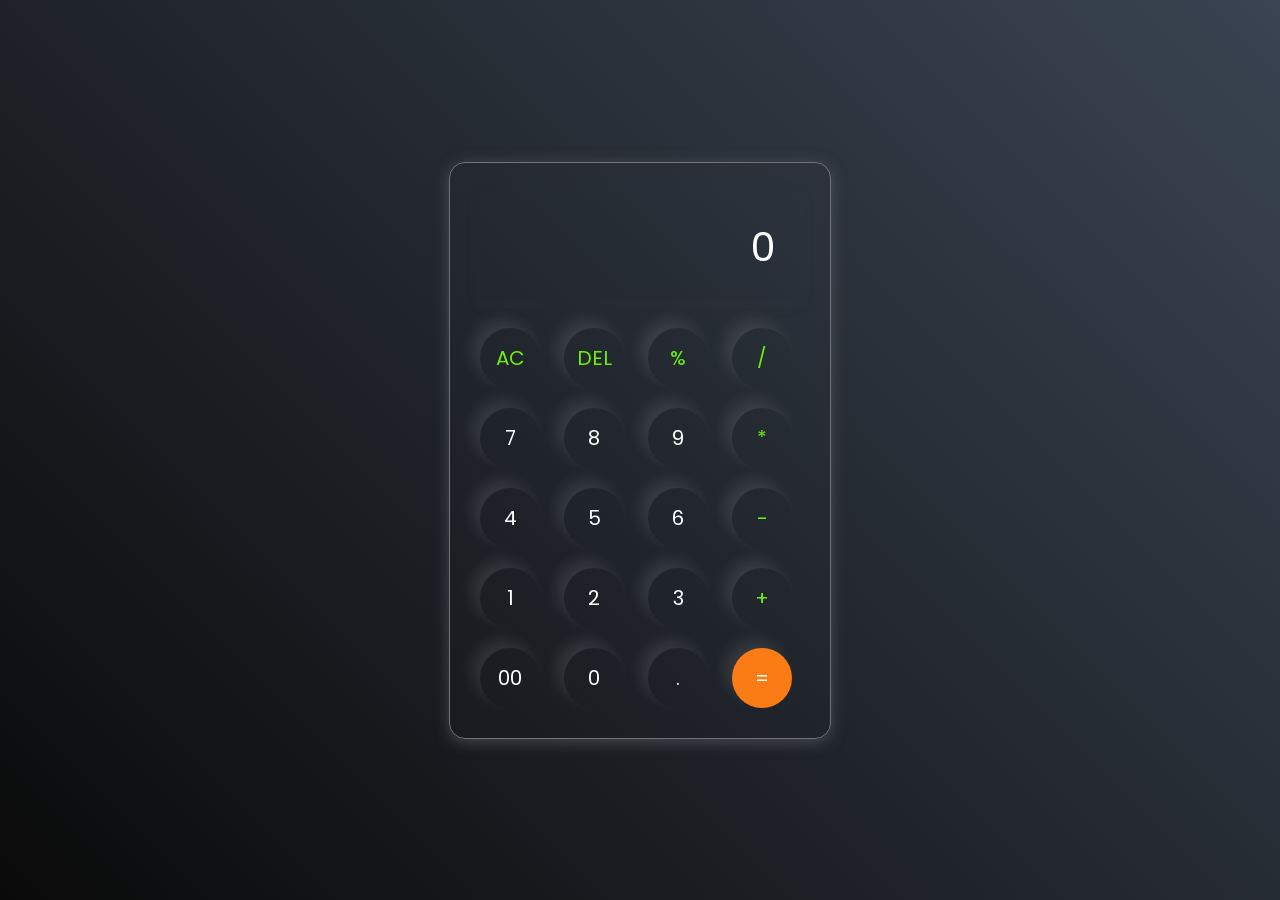
<file: index.html>
<!DOCTYPE html>
<html lang="en">
<head>
    <meta charset="UTF-8">
    <meta name="viewport" content="width=device-width, initial-scale=1.0">
    <title>Calculator</title>
    <link rel="stylesheet" href="style.css">
    <link rel="icon" type="image/png" href="favicon-32.png">
</head>
<body>
    <div class="calculator">
      <textarea id="inputbox" placeholder="0" rows="1"></textarea>
        <div>
            <button class="operator">AC</button>
            <button class="operator">DEL</button>
            <button class="operator">%</button>
            <button class="operator">/</button>
        </div>
        <div>
            <button>7</button>
            <button>8</button>
            <button>9</button>
            <button class="operator">*</button>
        </div>
        <div>
            <button>4</button>
            <button>5</button>
            <button>6</button>
            <button class="operator">-</button>
        </div>
        <div>
            <button>1</button>
            <button>2</button>
            <button>3</button>
            <button class="operator">+</button>
        </div>
        <div>
            <button>00</button>
            <button>0</button>
            <button>.</button>
            <button class="equalbtn">=</button>
        </div>
    </div>
    <script src="script.js"></script>
</body>
</html>
</file>
<file: style.css>
@import url('https://fonts.googleapis.com/css2?family=Poppins:ital,wght@0,100;0,200;0,300;0,400;0,500;0,600;0,700;0,800;0,900;1,100;1,200;1,300;1,400;1,500;1,600;1,700;1,800;1,900&display=swap');
*{
    margin: 0;
    padding: 0;
    box-sizing: border-box;
    font-family: "Poppins", sans-serif;
}

body{
    width: 100%;
    height: 100vh;
    display: flex;
    justify-content: center;
    align-items: center;
    background: linear-gradient(45deg, #0a0a0a, #3a4452);
}

.calculator{
    border: 1px solid #717377;
    padding: 20px;
    border-radius: 16px;
    background: transparent;
    box-shadow: 0px 3px 15px rgba(113, 115, 119, 0.5);
}

#inputbox{
    width: 320px;
    border: none;
    padding: 24px;
    margin: 10px;
    background: transparent;
    box-shadow: 0px 3px 15px rgba(84, 84, 84, 0.1);
    font-size: 40px;
    text-align: right;
    color: #ffffff;
    resize: none;          /* prevent manual resize */
    overflow-y: auto;      /* scroll if needed */
    white-space: pre-wrap; /* enable wrapping */
}

textarea::placeholder{
    color: #ffffff;
}

button{
    border: none;
    width: 60px;
    height: 60px;
    margin: 10px;
    border-radius: 50%;
    background: transparent;
    color: #ffffff;
    font-size: 20px;
    box-shadow: -8px -8px 15px rgba(255, 255, 255, 0.1);
    cursor: pointer;
}

.equalbtn{
    background-color: #fb7c14;
}

.operator{
    color: #6dee0a;
}
</file>
